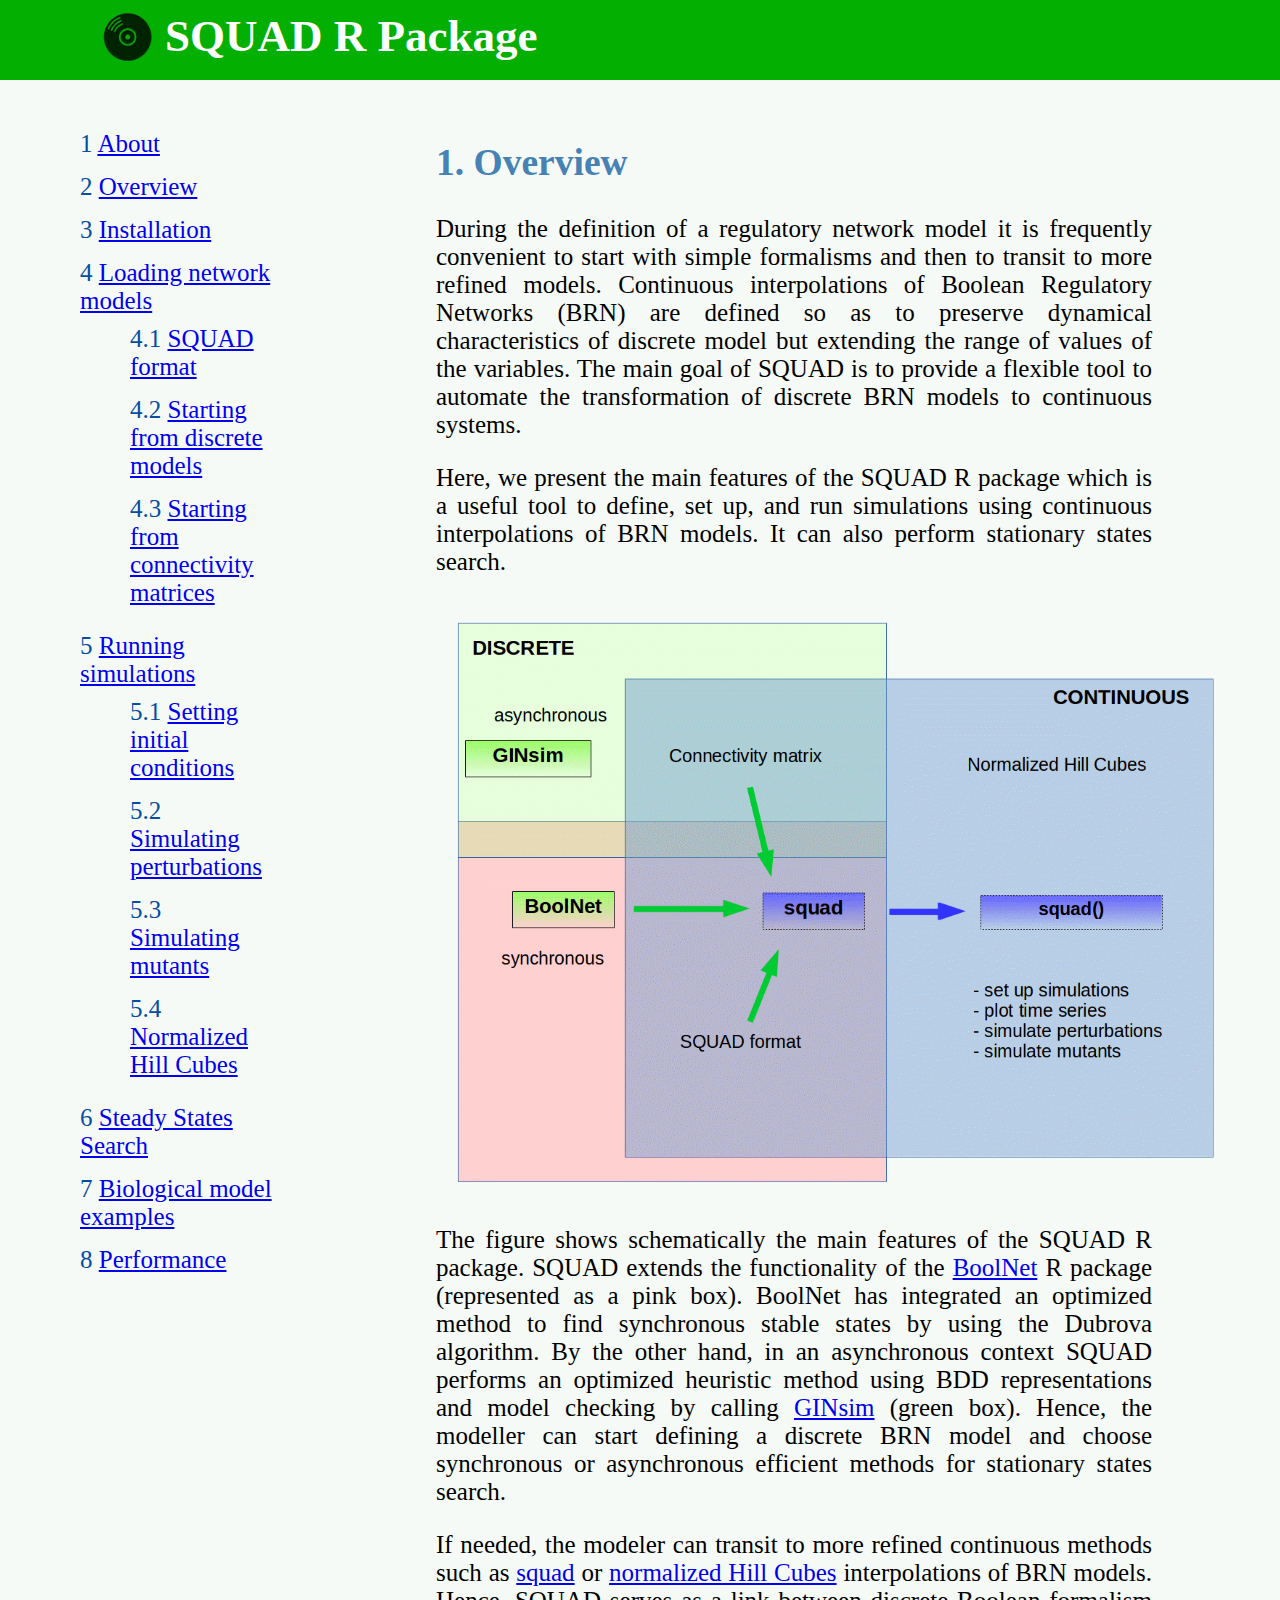
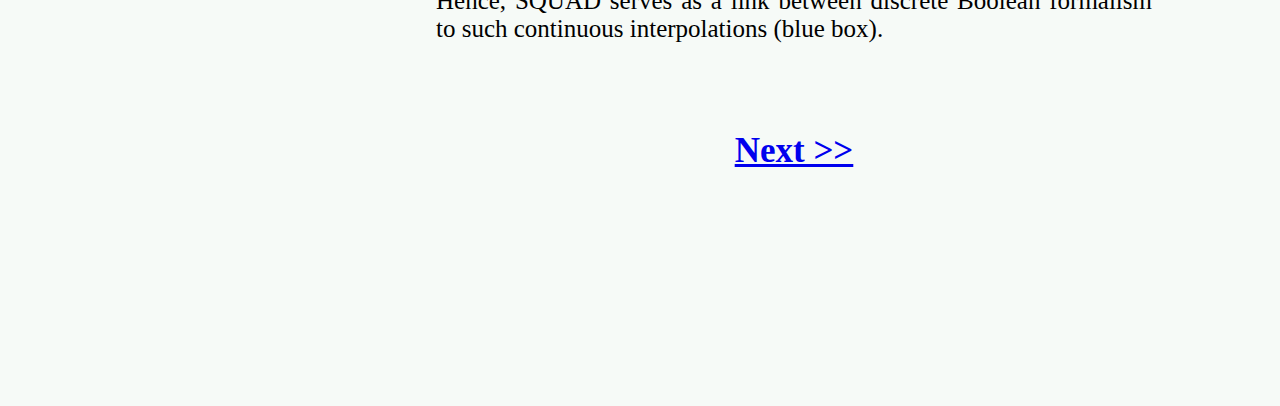
<file: html/index.html>
<!DOCTYPE html>

<html>
	<head>
		<link rel="stylesheet" href="style.css">
	</head>

	<body>

		<div class="logo">
				<img src="figures/dvd.png" alt="logo" hspace="0"/>
		</div>

		<div class="topLegend"> 
				<h> SQUAD R Package </h> 
		</div>


		<div class="leftPanel"> 
			<ol class="leftPanel">
				<li> <a href="index.html">About</a> </li>
				<li> <a href="index.html">Overview</a> </li>
				<li> <a href="installation.html">Installation</a> </li>
				<li> <a href="loading.html">Loading network models</a>
					<ol> 
						<li> <a href="#h2_format">SQUAD format</a> </li>
						<li> 
						      <a href="#h2_startBoolNet">Starting from discrete models</a> 							</li>
						<li> 
						      <a href="#h2_startMatrix">Starting from connectivity matrices</a> 
						</li>	
					</ol>
				</li>
				<li> <a href="simulations.html">Running simulations</a>
					<ol>
						<li> <a href="#h2_initial">Setting initial conditions</a> </li>
						<li> <a href="#h2_pert">Simulating perturbations</a> </li>
						<li> <a href="#h2_mut">Simulating mutants</a> </li>
						<li> <a href="#h2_norm">Normalized Hill Cubes</a></li> 
					</ol>
				</li>
				<li> <a href="steadyStates.html">Steady States Search</a></li>
				<li> <a href="biological.html">Biological model examples</a></li>
				<li> <a href="performance.html">Performance</a></li>
			</ol>
		</div>

		
<div class="rigthSection">

<h2 > 1. Overview </h2>

<p> During the definition of a regulatory network model it is frequently convenient to start 
with simple formalisms and then to transit to more refined models. Continuous interpolations 
of Boolean Regulatory Networks (BRN) are defined so as to preserve dynamical characteristics 
of discrete model but extending the range of values of the variables. The main goal of
SQUAD is to provide a flexible tool to automate the transformation of discrete BRN models to 
continuous systems. 
</p>

<p >
Here, we present the main features of the SQUAD R package which is a useful tool to define, 
set up, and run simulations using continuous interpolations of BRN models. It can also 
perform stationary states search. 
</p>

<img src="figures/overview.gif" alt="phaseSpace" style="width:800px;height:600px;">

<p>
The figure shows schematically the main features of the SQUAD R package. SQUAD extends the 
functionality of the 
<a href="https://cran.r-project.org/web/packages/BoolNet/index.html">BoolNet</a> R package 
(represented as a pink box). BoolNet has integrated an optimized method to find synchronous 
stable states by using the Dubrova algorithm. By the other hand, in an asynchronous context 
SQUAD performs an optimized heuristic method using BDD representations and model checking 
by calling <a href="ginsim.org">GINsim</a> (green box). Hence, the modeller can start 
defining a discrete BRN model and choose synchronous or asynchronous efficient methods for 
stationary states search.
</p>

<p> If needed, the modeler can transit to more refined continuous methods such as 
<a href="http://doi.org/10.1186/1471-2105-8-462">squad</a> or 
<a href="http://www.pubmedcentral.nih.gov/articlerender.fcgi?artid=3853020&tool=pmcentrez&rendertype=abstract">
normalized Hill Cubes</a> interpolations of BRN models. Hence, SQUAD serves 
as a link between discrete Boolean formalism to such continuous interpolations (blue box).  
</p>

<br>

<p class="next"> <a href="installation.html">Next >></a> </p>

</div>

	</body>
</html>
</file>
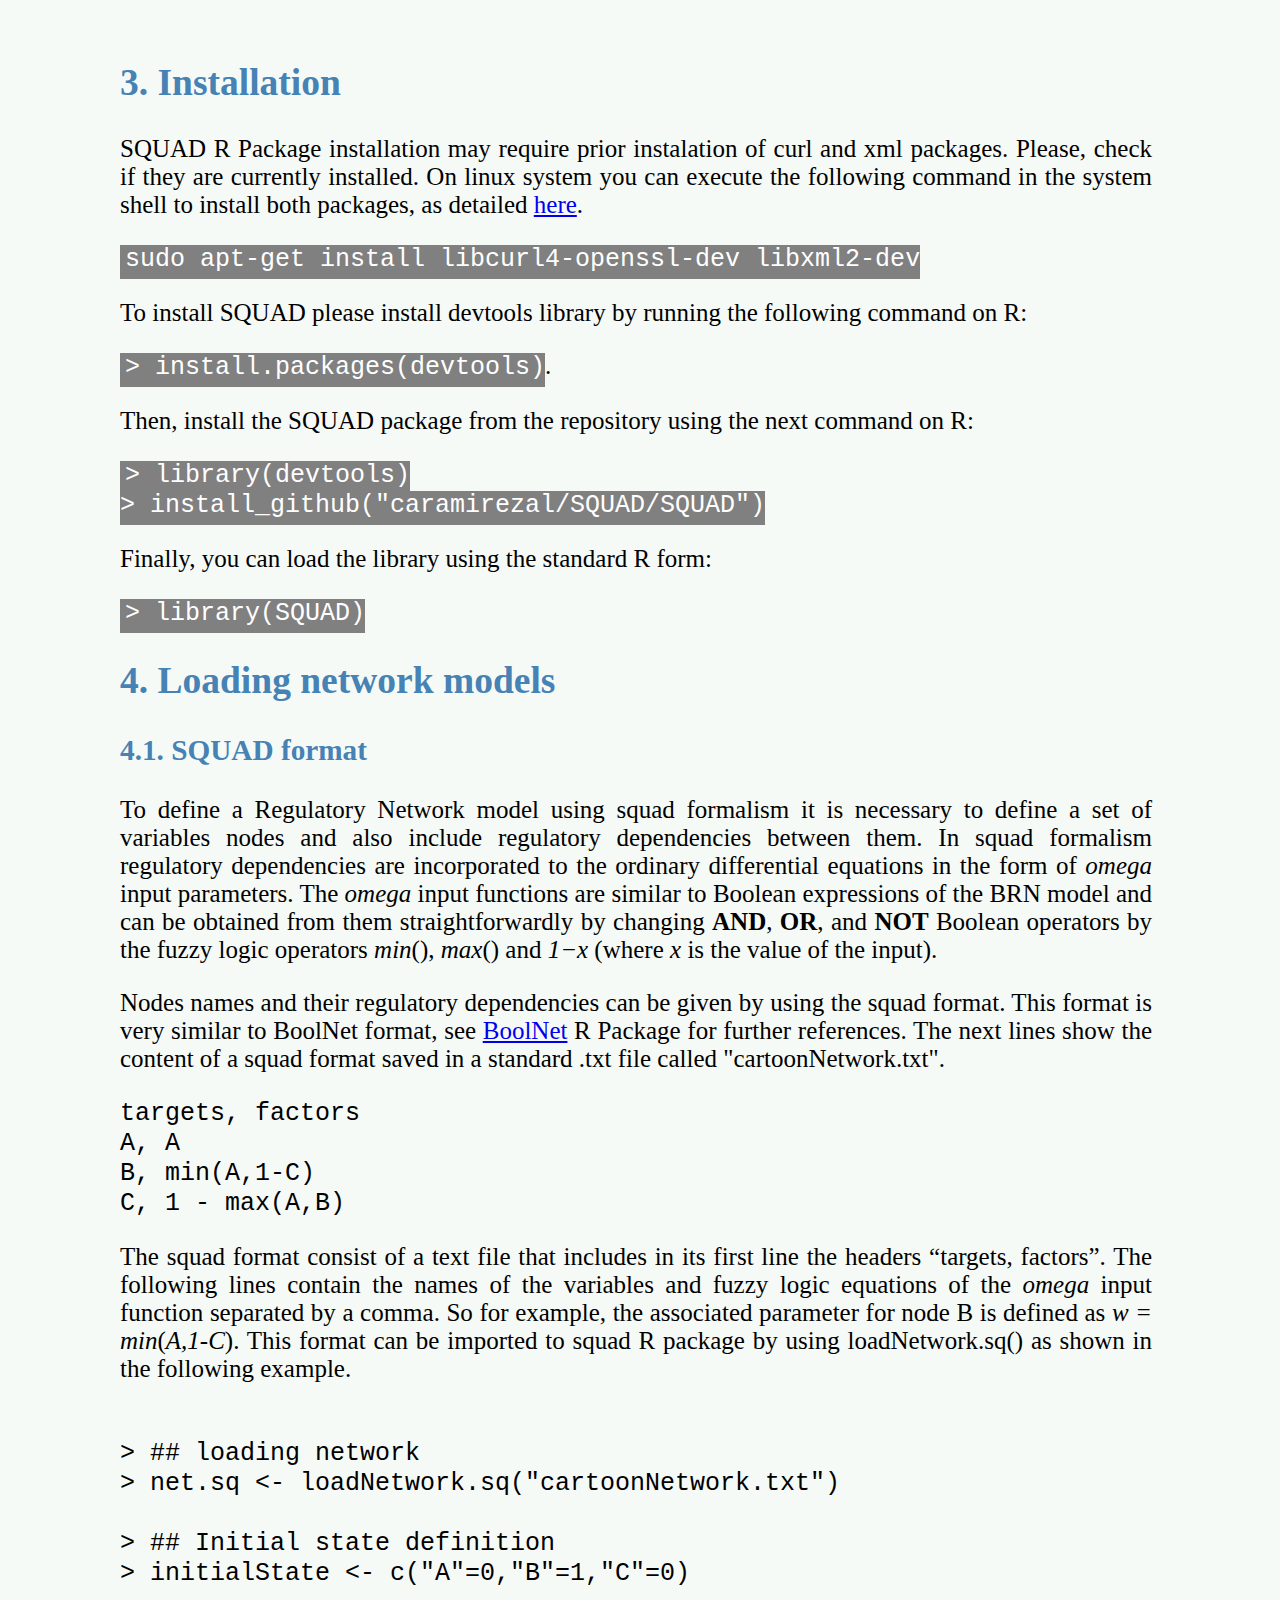
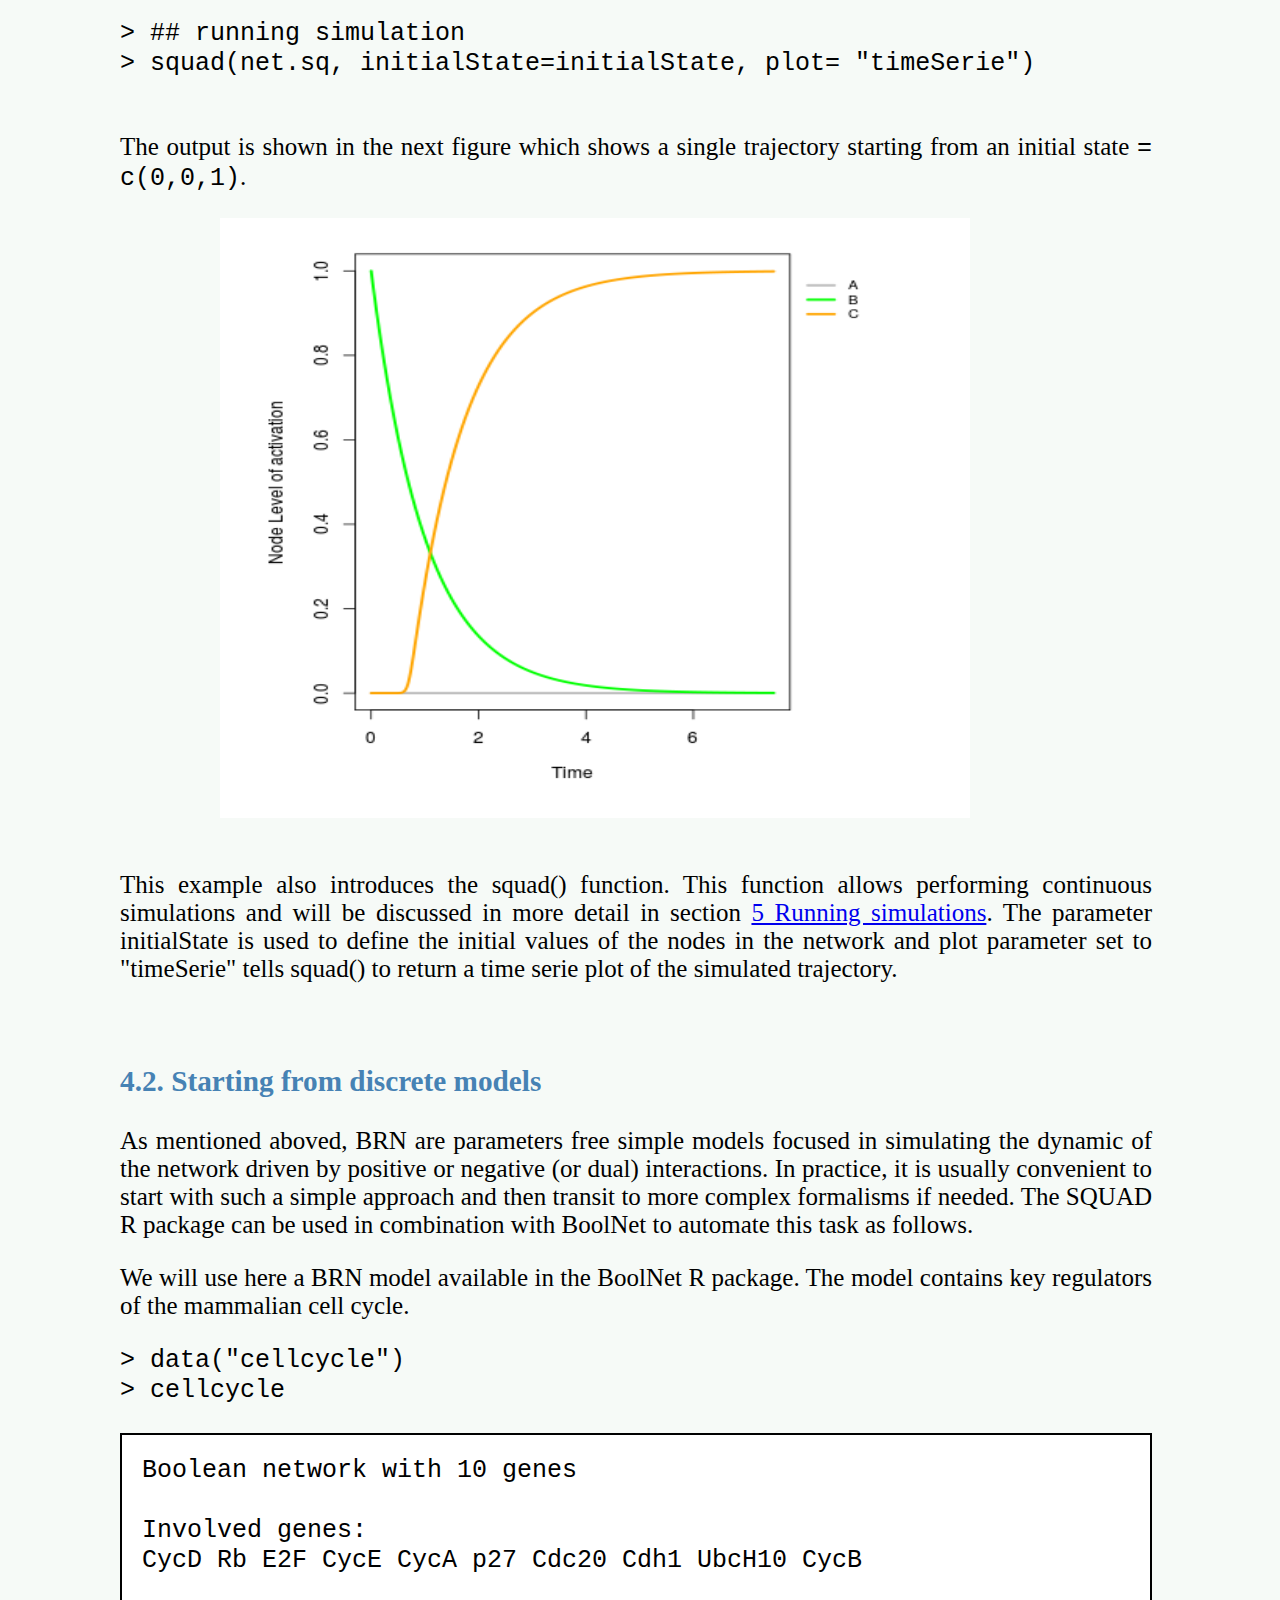
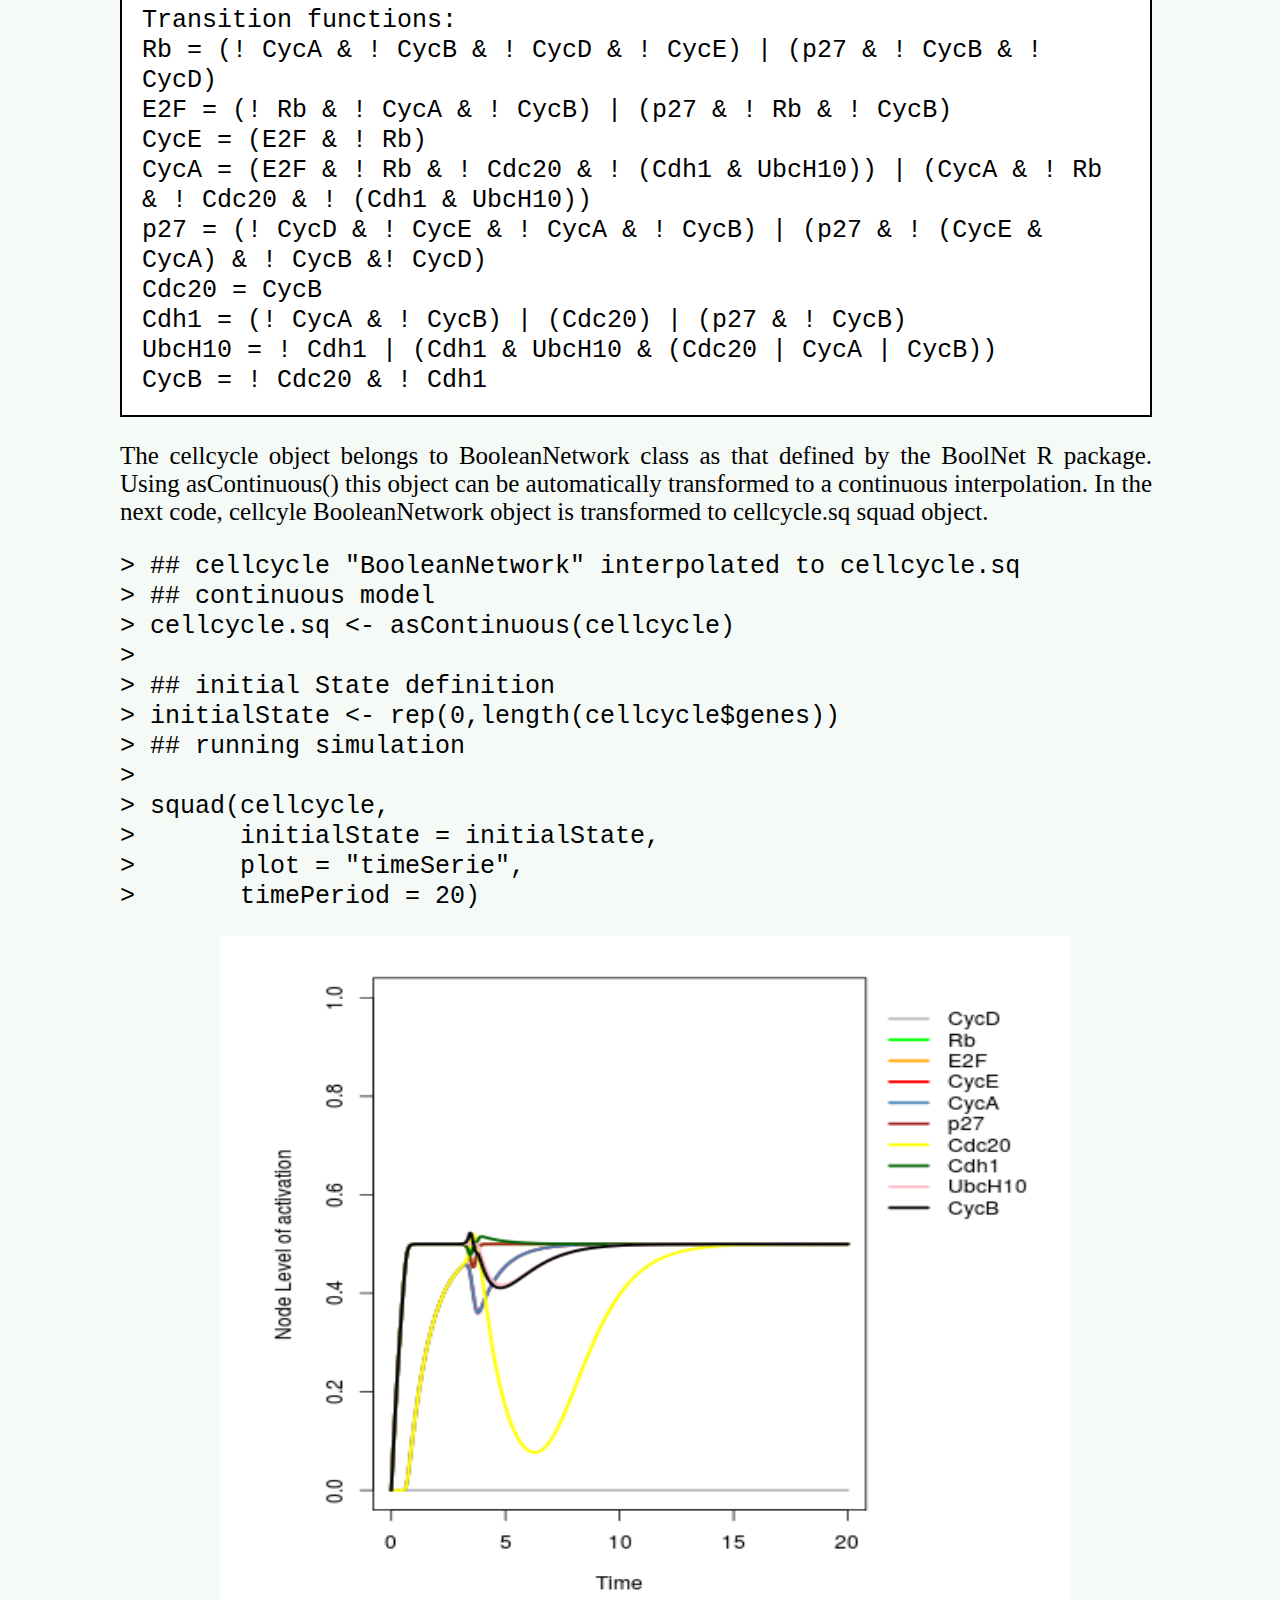
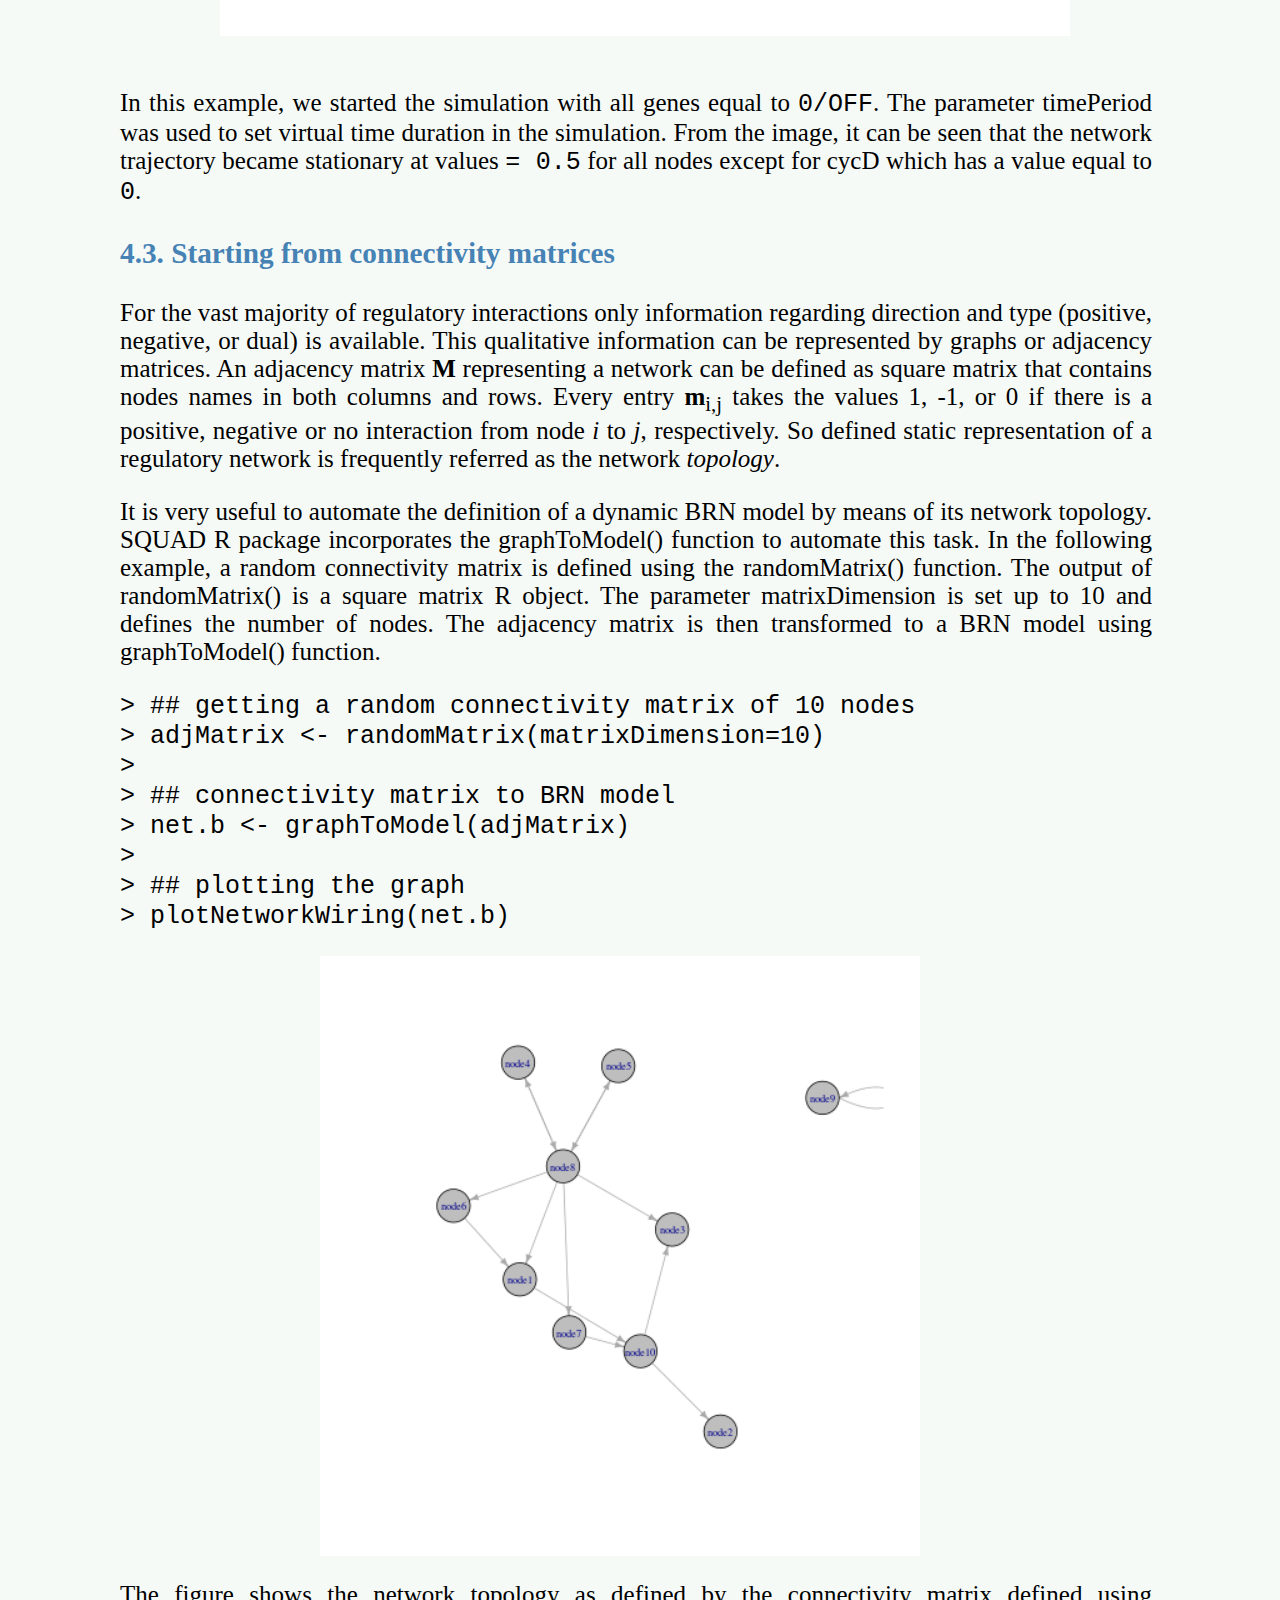
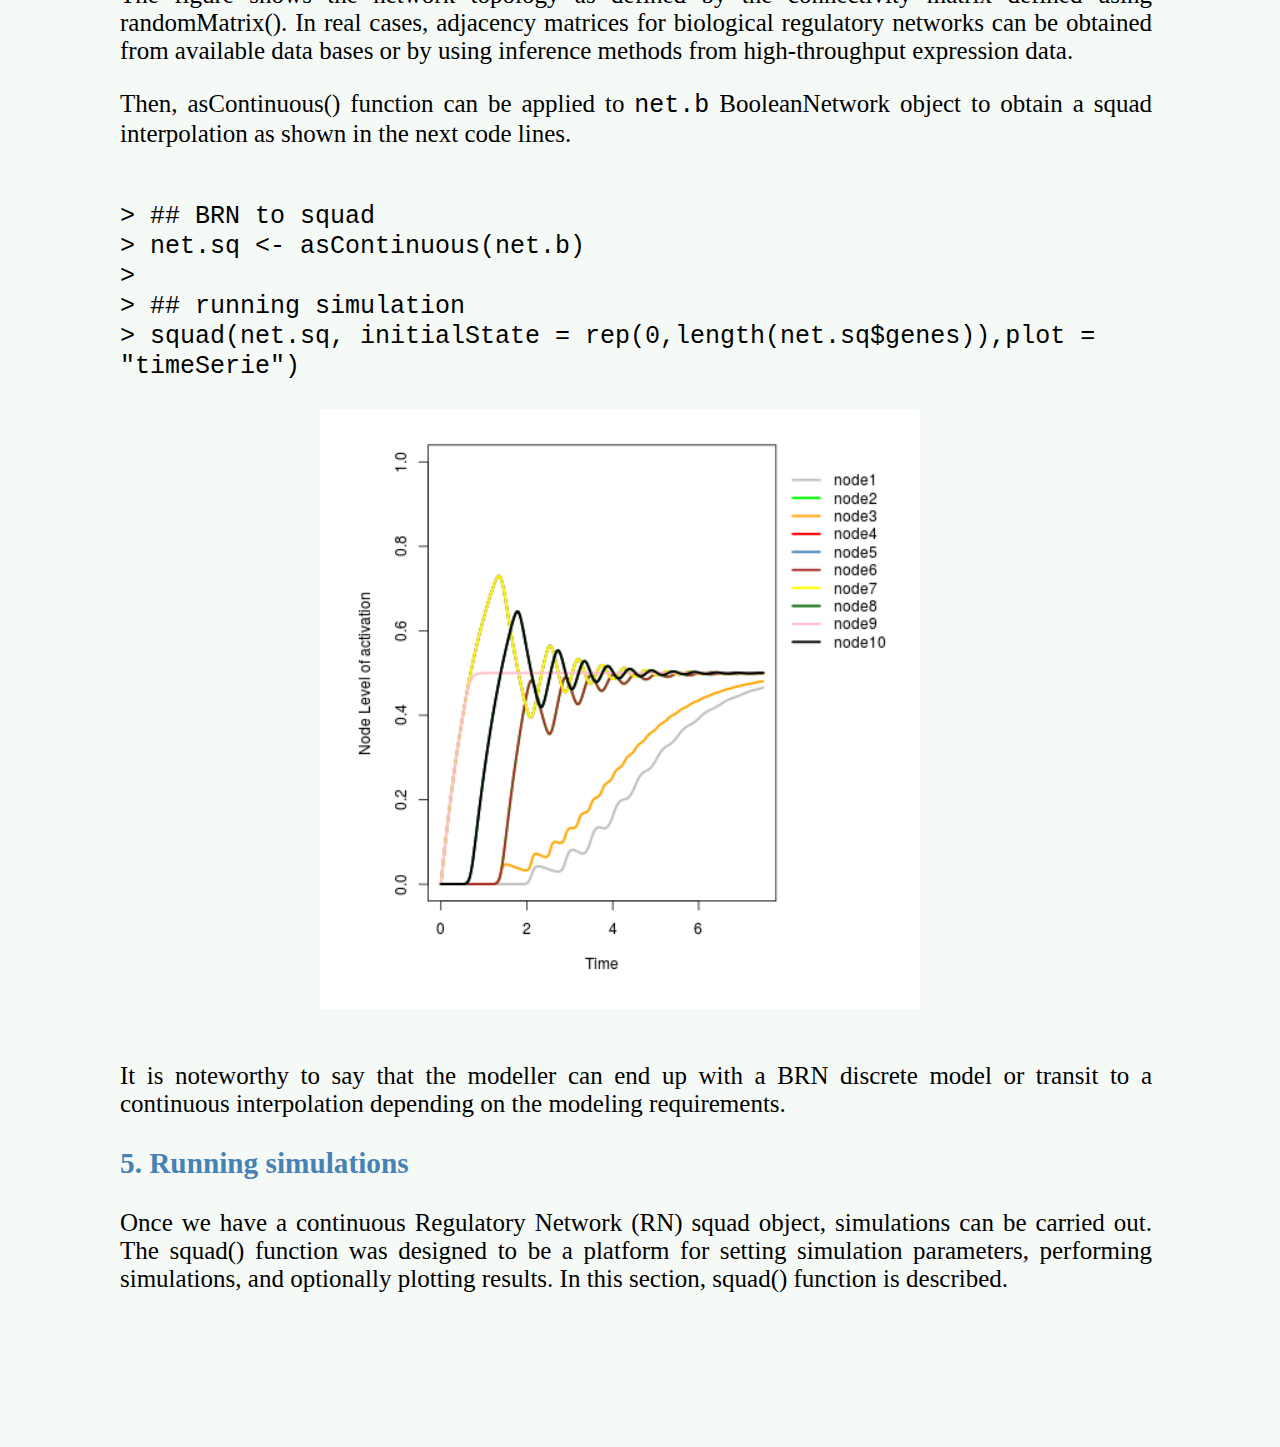
<file: html/installation.html>
<!DOCTYPE html>

<html>
	<head>
		<link rel="stylesheet" href="style.css">
	</head>

	<body>
		
<div class="rigthSection">

<!--  ---------------Installation------------------------------------------------------------------------- -->		
<h2> 3. Installation </h2>	
	
	<p> SQUAD R Package installation may require prior instalation of curl and xml packages. 
Please, check if they are currently installed. On linux system you can execute the following command in the 
system shell to install both packages, as detailed 
<a href="https://stackoverflow.com/questions/20671814/non-zero-exit-status-r-3-0-1-xml-and-rcurl">
here</a>.
</p>

<code class="installation" > sudo apt-get install libcurl4-openssl-dev libxml2-dev </code>

	<p> To install SQUAD please install devtools library by running the following command on R:</p>
 
<code class="installation"> > install.packages(devtools)</code>.

	<p> Then, install the SQUAD package from the repository using the next command on R:</p>

<code class="installation">
> library(devtools) <br>
> install_github("caramirezal/SQUAD/SQUAD") <br> 
</code>

<p>Finally, you can load the library using the standard R form: </p>

<code class="installation"> > library(SQUAD)</code>

<!-- --------------Loading network models----------------------------------------------------------------    -->
<h2> 4. Loading network models </h2>

<h3> 4.1. SQUAD format </h3>

<p> To define a Regulatory Network model using squad formalism it is necessary to define a set of variables nodes 
and also include regulatory dependencies between them. In squad formalism regulatory dependencies 
are incorporated to the ordinary differential equations in the form of <i>omega</i> input parameters. 
The <i>omega</i> input functions are similar to Boolean expressions of the BRN model and can be obtained from them 
straightforwardly by changing <b>AND</b>, <b>OR</b>, and <b>NOT</b> Boolean operators by the fuzzy logic operators 
<i>min</i>(), <i>max</i>() and <i>1−x</i> (where <i>x</i> is the value of the input). </p>

<p> Nodes names and their regulatory dependencies can be given by using the squad format. This format is very similar 
to BoolNet format, see <a href="https://cran.r-project.org/web/packages/BoolNet/index.html">BoolNet</a>
 R Package for further references. The next lines show the content of a
squad format saved in a standard .txt file called "cartoonNetwork.txt". </p>

<code>

targets, factors <br>
A, A <br>
B, min(A,1-C) <br>
C, 1 - max(A,B) <br>

</code>

<p> The squad format consist of a text file that includes in its first line the headers “targets, factors”. 
The following lines contain the names of the variables and fuzzy logic equations of the <i>omega</i> input 
function separated by a comma. So for example, the associated parameter <omega> for node B is defined as
<i> w = min</i>(<i>A,1-C</i>). This format can be imported to squad R package by using loadNetwork.sq() as
shown in the following example.</p>

<code> 
<br>
> ## loading network  <br>
> net.sq <- loadNetwork.sq("cartoonNetwork.txt") <br>
 <br>
> ## Initial state definition <br>
> initialState <- c("A"=0,"B"=1,"C"=0)  <br>
 <br>
> ## running simulation <br>
> squad(net.sq, initialState=initialState, plot= "timeSerie") <br>
<br>

</code>

<p> The output is shown in the next figure which shows a single trajectory starting  
from an initial state <code>= c(0,0,1)</code>. </p>

<img src="figures/squadFormat.png" style="width:750px;height:600px;padding-left:100px;">

<p> <br>
This example also introduces the squad() function. This function allows performing continuous simulations 
and will be discussed in more detail in section <a href="simulations.html">5 Running simulations</a>.
The parameter initialState is used to define the initial values of the nodes in the network and plot 
parameter set to "timeSerie" tells squad() to return a time serie plot of the simulated trajectory.  </p>

<br>

<h3> 4.2. Starting from discrete models</h3>

<p> 
As mentioned aboved, BRN are parameters free simple models focused in simulating the dynamic of the
network driven by positive or negative (or dual) interactions.
In practice, it is usually convenient to start with such a simple approach and then transit 
to more complex formalisms if needed. The SQUAD R package can be used in combination with BoolNet to automate 
this task as follows.
</p>

<p>We will use here a BRN model available in the BoolNet R package. The model contains key regulators of the 
mammalian cell cycle.</p>

<code> 
> data("cellcycle")  <br>
> cellcycle
</code>

<br>
<br>

<div class="output">
	<code>
Boolean network with 10 genes <br>
<br>
Involved genes: <br>
CycD Rb E2F CycE CycA p27 Cdc20 Cdh1 UbcH10 CycB <br>
<br>
Transition functions: <br
CycD = CycD <br>
Rb = (! CycA & ! CycB & ! CycD & ! CycE) | (p27 & ! CycB & ! CycD) <br>
E2F = (! Rb & ! CycA & ! CycB) | (p27 & ! Rb & ! CycB) <br>
CycE = (E2F & ! Rb) <br>
CycA = (E2F & ! Rb & ! Cdc20 & ! (Cdh1 & UbcH10)) | (CycA & ! Rb & ! Cdc20 & ! (Cdh1 & UbcH10)) <br>
p27 = (! CycD & ! CycE & ! CycA & ! CycB) | (p27 & ! (CycE & CycA) & ! CycB &! CycD) <br>
Cdc20 = CycB <br>
Cdh1 = (! CycA & ! CycB) | (Cdc20) | (p27 & ! CycB) <br>
UbcH10 = ! Cdh1 | (Cdh1 & UbcH10 & (Cdc20 | CycA | CycB)) <br>
CycB = ! Cdc20 & ! Cdh1 <br>

	</code>
</div>

<p>
The cellcycle object belongs to BooleanNetwork class as that defined by the BoolNet R package. Using 
asContinuous() this object can be automatically transformed to a continuous interpolation. In the next 
code, cellcyle BooleanNetwork object is transformed to cellcycle.sq squad object.
</p>

<code>
> ## cellcycle "BooleanNetwork" interpolated to cellcycle.sq <br>
> ## continuous model <br>
> cellcycle.sq <- asContinuous(cellcycle) <br>
> <br>
> ## initial State definition <br>
> initialState <- rep(0,length(cellcycle$genes)) <br>
> ## running simulation <br>
> <br>
> squad(cellcycle, <br>
> &nbsp;&nbsp;&nbsp;&nbsp;&nbsp;&nbsp;initialState = initialState, <br>
> &nbsp;&nbsp;&nbsp;&nbsp;&nbsp;&nbsp;plot = "timeSerie", <br>
> &nbsp;&nbsp;&nbsp;&nbsp;&nbsp;&nbsp;timePeriod = 20) <br>

</code>

<p> </p>

<img src="figures/startingFromDiscrete.png" style="width:850px;height:700px;padding-left:100px;">

<br>

<p> In this example, we started the simulation with all genes equal to <code>0/OFF</code>. The 
parameter timePeriod was used to set virtual time duration in the simulation. From the image, it 
can be seen that the network trajectory became stationary at values <code>= 0.5</code> for all nodes except for cycD 
which has a value equal to <code>0</code>.
</p>

<!--------------------STARTING FROM CONNECTIVITY MATRICES----------------------------------------->

<h3> 4.3. Starting from connectivity matrices</h2>

<p> For the vast majority of regulatory interactions only information regarding direction and type 
(positive, negative, or dual) is available. This qualitative information can
be represented by graphs or adjacency matrices. An adjacency matrix <b>M</b> 
representing a network can be defined as square matrix that contains nodes names in both columns 
and rows. Every entry <b>m</b><sub>i,j</sub> takes the values 1, -1, or 0 if there is a positive, negative or
no interaction from node <i>i</i> to <i>j</i>, respectively. So defined static representation
of a regulatory network is frequently referred as the network <i>topology</i>.
</p>

<p> It is very useful to automate the definition of a dynamic BRN model by means of its 
network topology. SQUAD R package incorporates the graphToModel() function to automate this task.
In the following example, a random connectivity matrix is defined using the randomMatrix() function.
The output of randomMatrix() is a square matrix R object. The parameter matrixDimension is set up 
to 10 and defines the number of nodes. 
The adjacency matrix is then transformed to a BRN model using graphToModel() function.

 </p>

<code>
> ## getting a random connectivity matrix of 10 nodes <br>
> adjMatrix <- randomMatrix(matrixDimension=10) <br>
> <br>
> ## connectivity matrix to BRN model  <br>
> net.b <- graphToModel(adjMatrix) <br>
> <br>
> ## plotting the graph <br>
> plotNetworkWiring(net.b) <br>
</code>

<p> </p>

<img src="figures/randomMatrix.png"  style="padding-left:200px;width:600px;height:600px;">

<p> The figure shows the network topology as defined by the connectivity matrix defined
using randomMatrix(). In real cases, adjacency matrices
for biological regulatory networks can be obtained from available data bases or by using
inference methods from high-throughput expression data. <p>

<p>Then, asContinuous() function can be applied to <code>net.b</code> 
BooleanNetwork object to obtain a squad interpolation as shown in the next code lines.
</p>

<br>
<code>
> ## BRN to squad <br>
> net.sq <- asContinuous(net.b)  <br>
> <br>
> ## running simulation <br>
> squad(net.sq, initialState = rep(0,length(net.sq$genes)),plot = "timeSerie") <br>
</code>

<br>

<img src="figures/startingFromMatrix.png" style="padding-left:200px;width:600px;height:600px;">

<br>

<p> It is noteworthy to say that the modeller can end up with a BRN discrete model or transit to a continuous interpolation depending on the modeling requirements.</p>

<h3> 5. Running simulations</h3>

<p> Once we have a continuous Regulatory Network (RN) squad object, simulations can be carried out. The
squad() function was designed to be a platform for setting simulation parameters, performing simulations,
and optionally plotting results. 

In this section, squad() function is described. </p>

</div>

	</body>
</html>
</file>
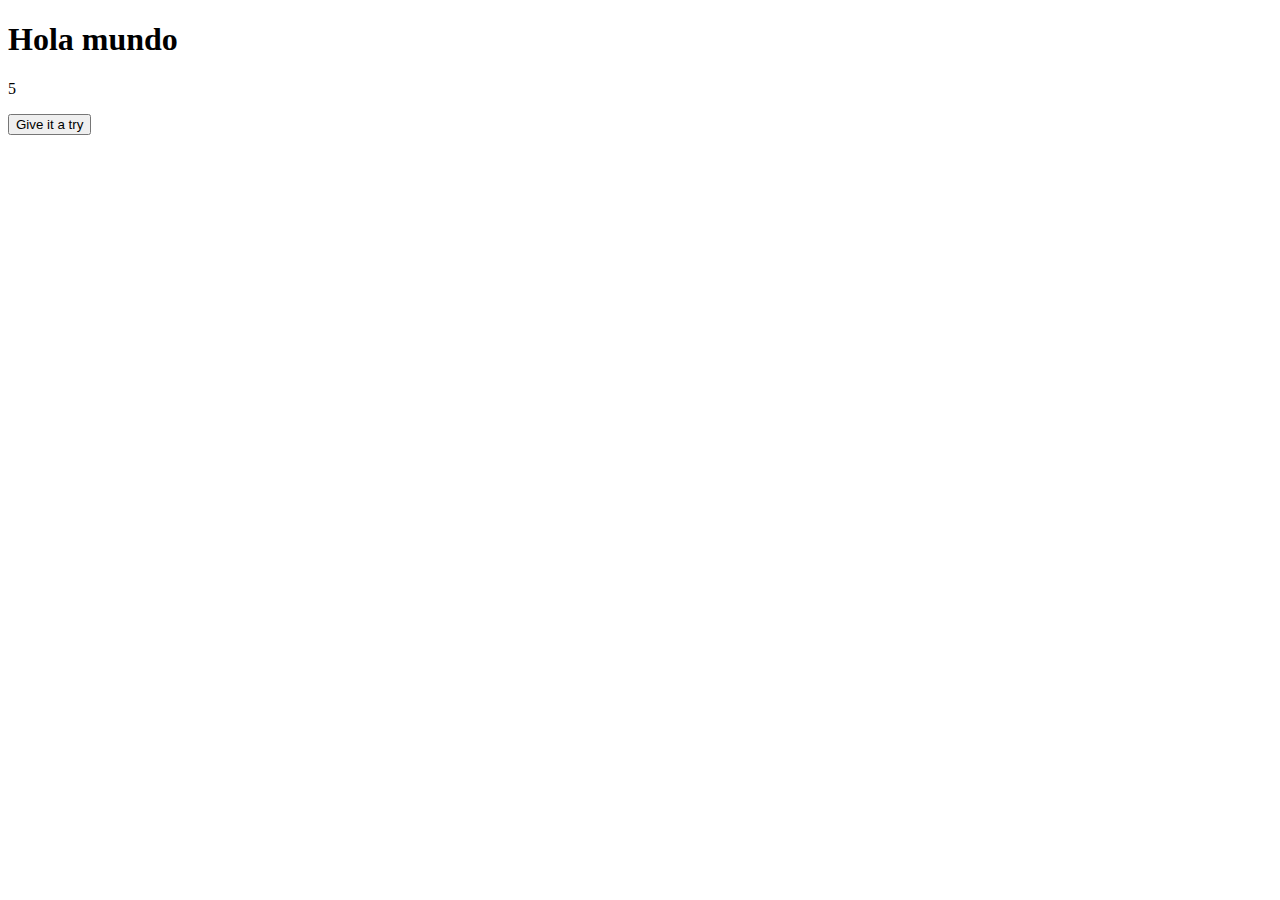
<file: javaScript/javaIntro.html>
<!DOCTYPE html>

<html>

    <body>

         <h1 id="elementId">Hola mundo</h1>

         <p id='number'></p>

         <script src="functions.js"> </script>
         
         <button type="button" onclick='firstfunction()'> Give it a try </button>

         <script> 
              var x = 5;
              document.getElementById('number').innerHTML=x;
         </script>     

    </body>

</html>
</file>
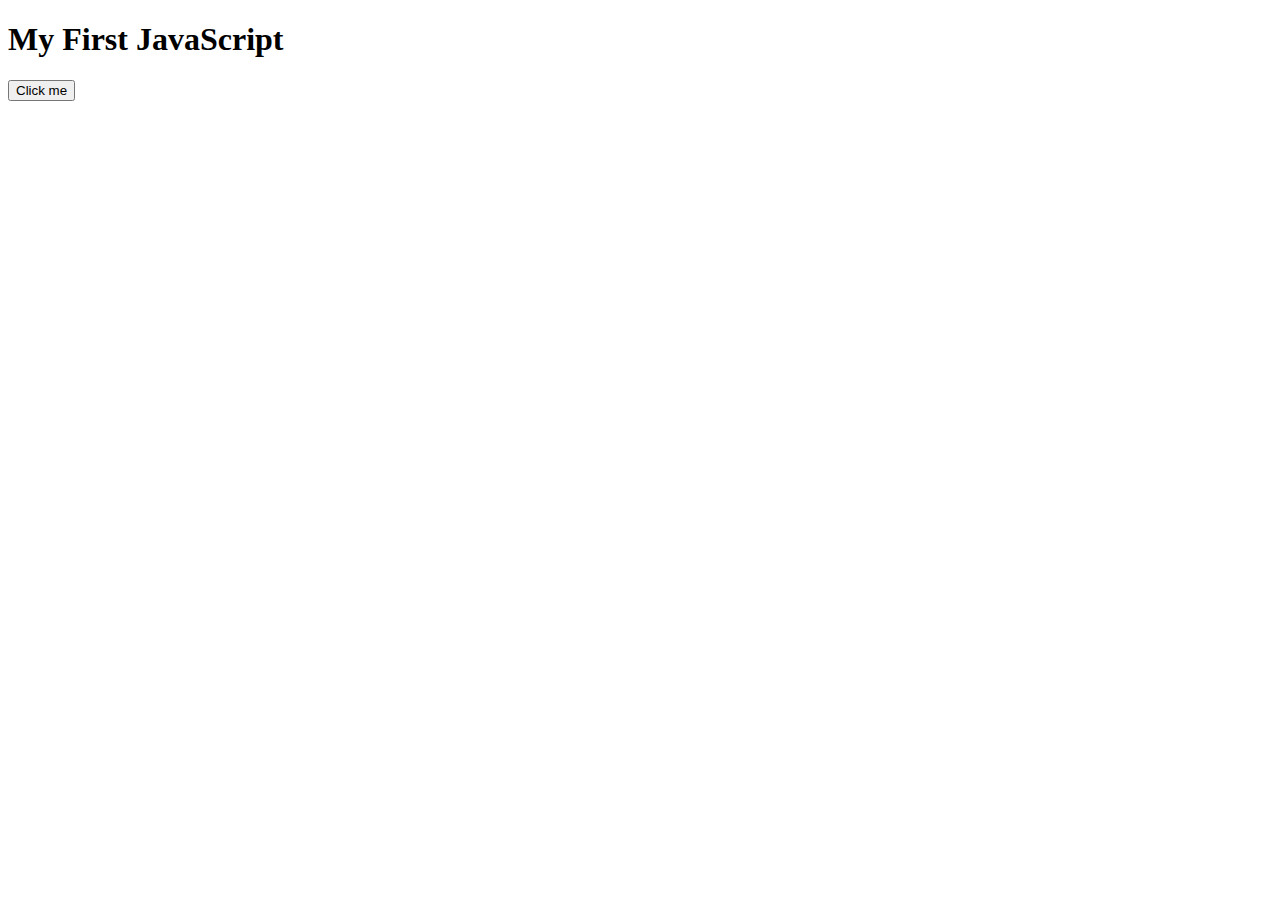
<file: javaScript/js_tutorial.html>
<!DOCTYPE html>
<html>
    <body>
         <h1 id='demo1'>algo</h1>
    </body>

    <button type='button' onclick="document.getElementById('demo1').style.fontSize='50px'"> Click me </button>

    <script> document.getElementById("demo1").innerHTML = "My First JavaScript"; </script>
</html>
</file>
<file: html/style.css>
body {
    				border: 0px;
    				margin: 0px;
    				padding: 0px;
				background-color:#F6FAF7;
			}
			div.logo {	
				float:left;
				padding-top:10px;
				background-color:#03AF00;
				height:70px;
				width:165px;
			}
			div.logo img {
				padding-left:100px;
				width:55px;
				height:55px;
			}
			div.topLegend {	
				overflow:hidden;
				background-color:#03AF00;
				height:70px;
				padding-top:10px;
			}
			div.topLegend h {
				color:white;
				font-size:45px;
				font-weight:bold;
				padding-left:0px;
			}
			div.leftPanel {
				height:100vh;
				width:20%;
				float:left;
				padding:30px;
				padding-top:20px;
				font-size:25px;

			}
			ol.leftPanel li {
				color:black;
				margin:5px;
				padding:5px;
				color:#054EA0
				
			}
			div.rigthSection {
				overflow:hidden;
				height:100%;
				font-size:25px;
				padding-left:120px;
				padding-right:10%;
				padding-top:30px;
				padding-bottom:200px;
			}
			div.rigthSection p {
				text-align:justify;
			}
  			div.output {
				border:2px solid black;
				padding:20px;
				background:white;
			}
			code.installation {
				padding-bottom:5px;
				padding-left:5px;
				background-color:gray;
				color:white;
			}
			h2 {
				color:steelblue;
			}
			h3 {
				color:steelblue;
			}
			img {
				padding-left:0%;
				padding-right:30%;
				margin:none;
				display: block; 
			}
			div.rigthSection p.next {
				text-align:center;
				color:#BE0F0F;
				font-size:35px;
				font-weight:bold;
			}			
		OL { counter-reset: item }
   		LI { display: block }
   		LI:before { content: counters(item, ".") " "; counter-increment: item }
</file>
